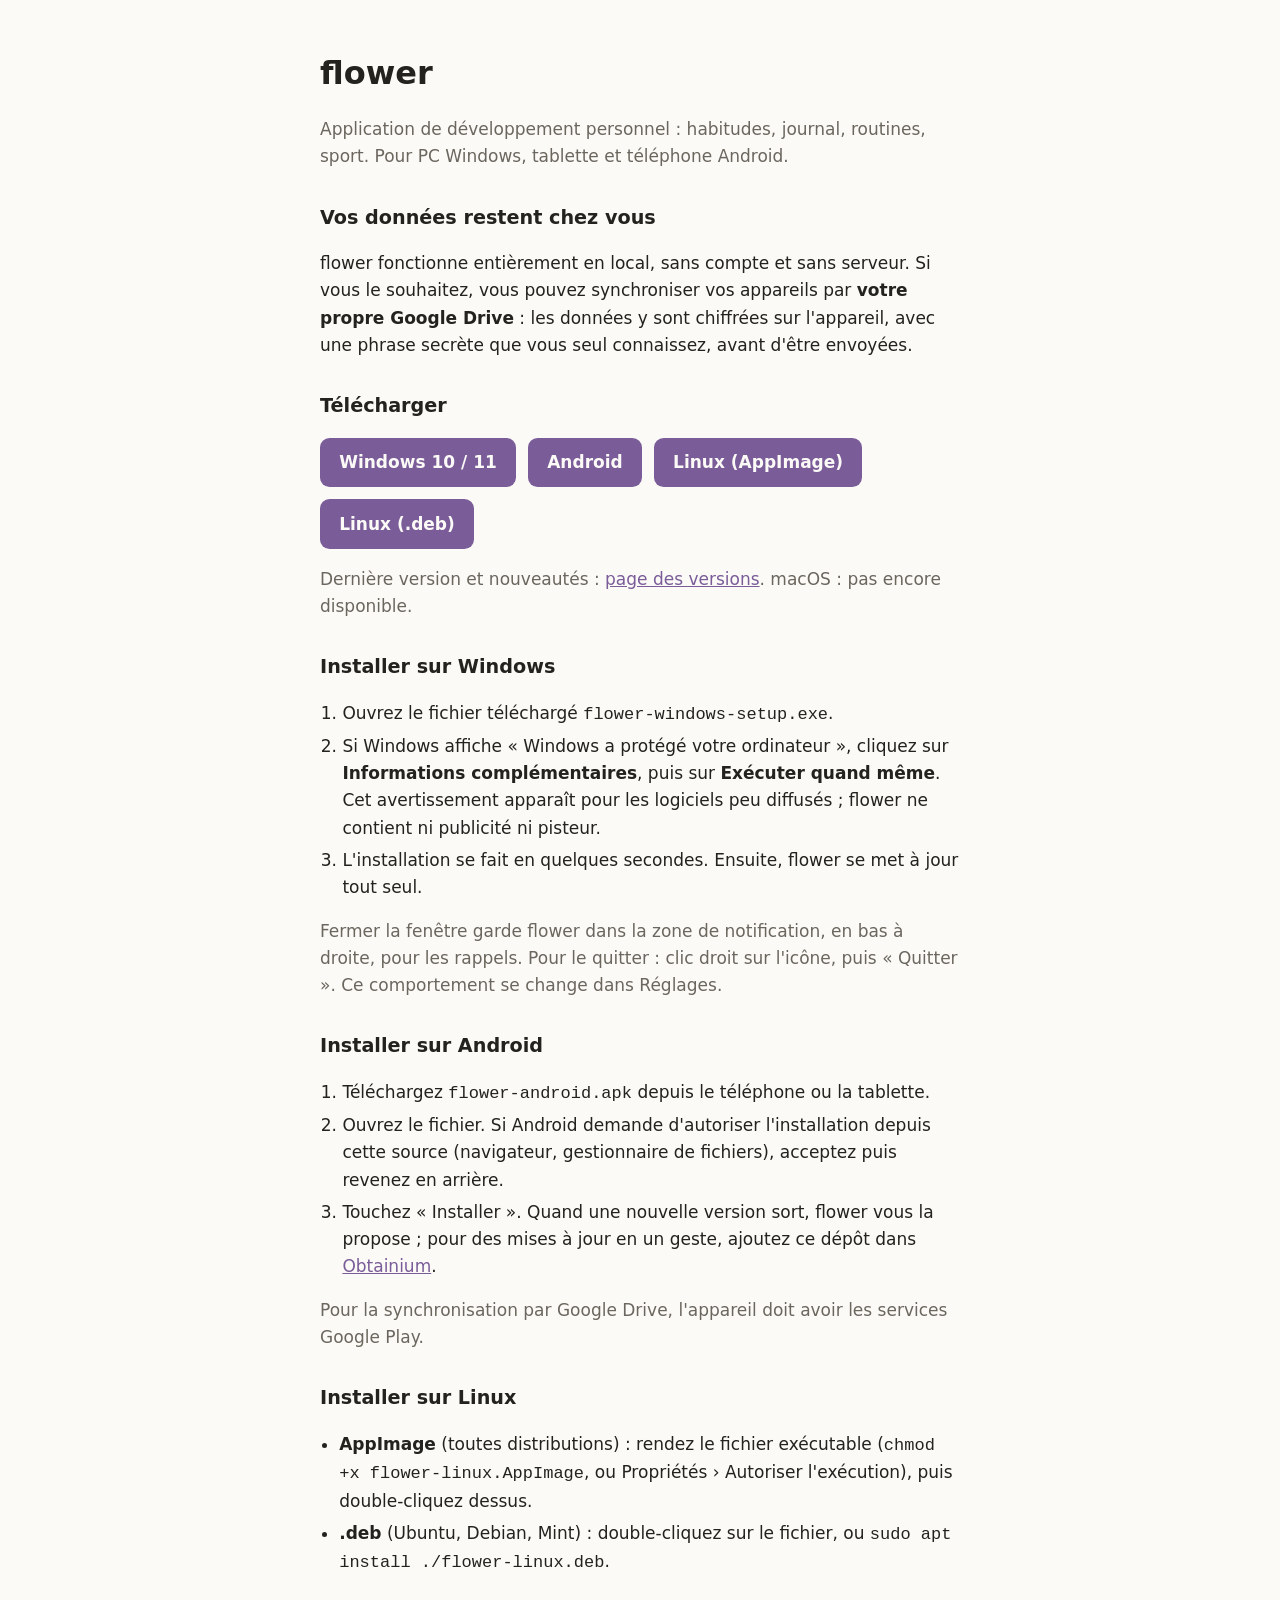
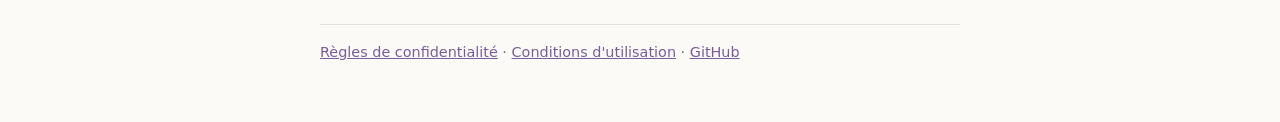
<file: docs/index.html>
<!doctype html>
<html lang="fr">
<head>
<meta charset="utf-8">
<meta name="viewport" content="width=device-width, initial-scale=1">
<title>flower</title>
<meta name="description" content="flower, application de développement personnel pour PC, tablette et téléphone.">
<link rel="stylesheet" href="style.css">
</head>
<body>
<main>
<h1>flower</h1>
<p class="lead">Application de développement personnel : habitudes, journal, routines, sport. Pour PC Windows, tablette et téléphone Android.</p>

<h2>Vos données restent chez vous</h2>
<p>flower fonctionne entièrement en local, sans compte et sans serveur. Si vous le souhaitez, vous pouvez synchroniser vos appareils par <strong>votre propre Google Drive</strong> : les données y sont chiffrées sur l'appareil, avec une phrase secrète que vous seul connaissez, avant d'être envoyées.</p>

<h2>Télécharger</h2>
<p class="buttons">
<a class="btn" href="https://github.com/BianchiTristan/flower-releases/releases/latest/download/flower-windows-setup.exe">Windows 10 / 11</a>
<a class="btn" href="https://github.com/BianchiTristan/flower-releases/releases/latest/download/flower-android.apk">Android</a>
<a class="btn" href="https://github.com/BianchiTristan/flower-releases/releases/latest/download/flower-linux.AppImage">Linux (AppImage)</a>
<a class="btn" href="https://github.com/BianchiTristan/flower-releases/releases/latest/download/flower-linux.deb">Linux (.deb)</a>
</p>
<p class="muted">Dernière version et nouveautés : <a href="https://github.com/BianchiTristan/flower-releases/releases/latest">page des versions</a>. macOS : pas encore disponible.</p>

<h2>Installer sur Windows</h2>
<ol>
<li>Ouvrez le fichier téléchargé <code>flower-windows-setup.exe</code>.</li>
<li>Si Windows affiche « Windows a protégé votre ordinateur », cliquez sur <strong>Informations complémentaires</strong>, puis sur <strong>Exécuter quand même</strong>. Cet avertissement apparaît pour les logiciels peu diffusés ; flower ne contient ni publicité ni pisteur.</li>
<li>L'installation se fait en quelques secondes. Ensuite, flower se met à jour tout seul.</li>
</ol>
<p class="muted">Fermer la fenêtre garde flower dans la zone de notification, en bas à droite, pour les rappels. Pour le quitter : clic droit sur l'icône, puis « Quitter ». Ce comportement se change dans Réglages.</p>

<h2>Installer sur Android</h2>
<ol>
<li>Téléchargez <code>flower-android.apk</code> depuis le téléphone ou la tablette.</li>
<li>Ouvrez le fichier. Si Android demande d'autoriser l'installation depuis cette source (navigateur, gestionnaire de fichiers), acceptez puis revenez en arrière.</li>
<li>Touchez « Installer ». Quand une nouvelle version sort, flower vous la propose ; pour des mises à jour en un geste, ajoutez ce dépôt dans <a href="https://github.com/ImranR98/Obtainium">Obtainium</a>.</li>
</ol>
<p class="muted">Pour la synchronisation par Google Drive, l'appareil doit avoir les services Google Play.</p>

<h2>Installer sur Linux</h2>
<ul>
<li><strong>AppImage</strong> (toutes distributions) : rendez le fichier exécutable (<code>chmod +x flower-linux.AppImage</code>, ou Propriétés › Autoriser l'exécution), puis double-cliquez dessus.</li>
<li><strong>.deb</strong> (Ubuntu, Debian, Mint) : double-cliquez sur le fichier, ou <code>sudo apt install ./flower-linux.deb</code>.</li>
</ul>

<footer>
<a href="confidentialite.html">Règles de confidentialité</a> · <a href="conditions.html">Conditions d'utilisation</a> · <a href="https://github.com/BianchiTristan/flower-releases">GitHub</a>
</footer>
</main>
</body>
</html>
</file>
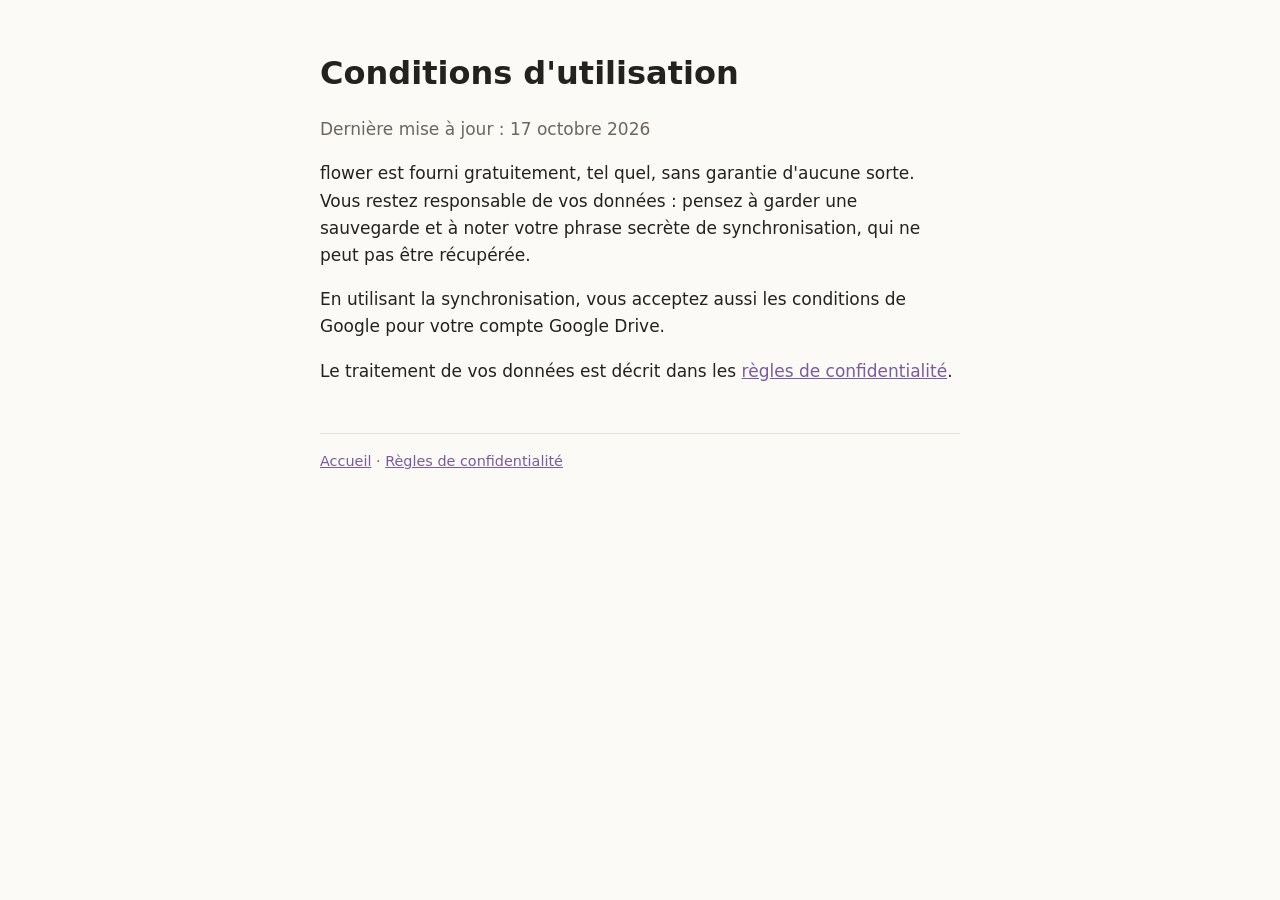
<file: docs/conditions.html>
<!doctype html>
<html lang="fr">
<head>
<meta charset="utf-8">
<meta name="viewport" content="width=device-width, initial-scale=1">
<title>Conditions de flower</title>
<meta name="description" content="Conditions d'utilisation de l'application flower.">
<link rel="stylesheet" href="style.css">
</head>
<body>
<main>
<h1>Conditions d'utilisation</h1>
<p class="muted">Dernière mise à jour : 17 octobre 2026</p>
<p>flower est fourni gratuitement, tel quel, sans garantie d'aucune sorte. Vous restez responsable de vos données : pensez à garder une sauvegarde et à noter votre phrase secrète de synchronisation, qui ne peut pas être récupérée.</p>
<p>En utilisant la synchronisation, vous acceptez aussi les conditions de Google pour votre compte Google Drive.</p>
<p>Le traitement de vos données est décrit dans les <a href="confidentialite.html">règles de confidentialité</a>.</p>
<footer><a href="index.html">Accueil</a> · <a href="confidentialite.html">Règles de confidentialité</a></footer>
</main>
</body>
</html>
</file>
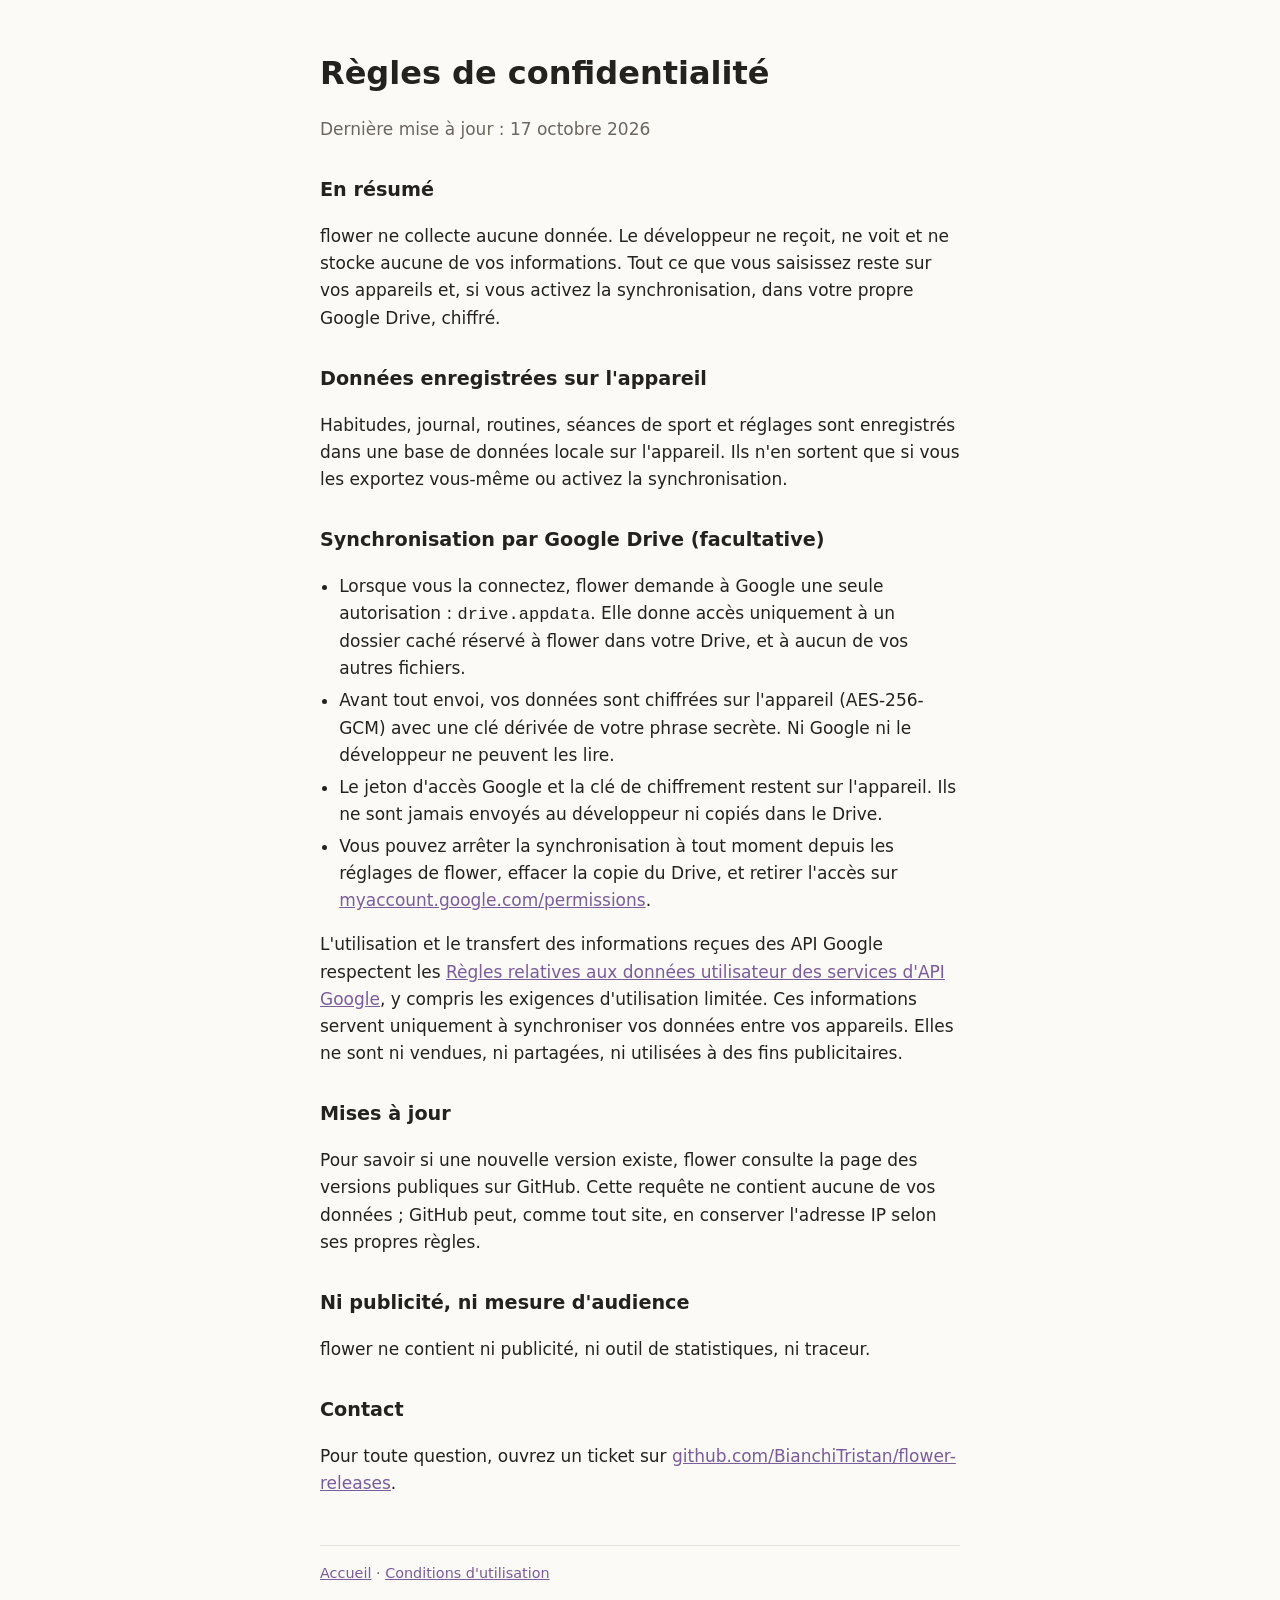
<file: docs/confidentialite.html>
<!doctype html>
<html lang="fr">
<head>
<meta charset="utf-8">
<meta name="viewport" content="width=device-width, initial-scale=1">
<title>Confidentialité de flower</title>
<meta name="description" content="Règles de confidentialité de l'application flower.">
<link rel="stylesheet" href="style.css">
</head>
<body>
<main>
<h1>Règles de confidentialité</h1>
<p class="muted">Dernière mise à jour : 17 octobre 2026</p>

<h2>En résumé</h2>
<p>flower ne collecte aucune donnée. Le développeur ne reçoit, ne voit et ne stocke aucune de vos informations. Tout ce que vous saisissez reste sur vos appareils et, si vous activez la synchronisation, dans votre propre Google Drive, chiffré.</p>

<h2>Données enregistrées sur l'appareil</h2>
<p>Habitudes, journal, routines, séances de sport et réglages sont enregistrés dans une base de données locale sur l'appareil. Ils n'en sortent que si vous les exportez vous-même ou activez la synchronisation.</p>

<h2>Synchronisation par Google Drive (facultative)</h2>
<ul>
<li>Lorsque vous la connectez, flower demande à Google une seule autorisation : <code>drive.appdata</code>. Elle donne accès uniquement à un dossier caché réservé à flower dans votre Drive, et à aucun de vos autres fichiers.</li>
<li>Avant tout envoi, vos données sont chiffrées sur l'appareil (AES-256-GCM) avec une clé dérivée de votre phrase secrète. Ni Google ni le développeur ne peuvent les lire.</li>
<li>Le jeton d'accès Google et la clé de chiffrement restent sur l'appareil. Ils ne sont jamais envoyés au développeur ni copiés dans le Drive.</li>
<li>Vous pouvez arrêter la synchronisation à tout moment depuis les réglages de flower, effacer la copie du Drive, et retirer l'accès sur <a href="https://myaccount.google.com/permissions">myaccount.google.com/permissions</a>.</li>
</ul>
<p>L'utilisation et le transfert des informations reçues des API Google respectent les <a href="https://developers.google.com/terms/api-services-user-data-policy">Règles relatives aux données utilisateur des services d'API Google</a>, y compris les exigences d'utilisation limitée. Ces informations servent uniquement à synchroniser vos données entre vos appareils. Elles ne sont ni vendues, ni partagées, ni utilisées à des fins publicitaires.</p>

<h2>Mises à jour</h2>
<p>Pour savoir si une nouvelle version existe, flower consulte la page des versions publiques sur GitHub. Cette requête ne contient aucune de vos données ; GitHub peut, comme tout site, en conserver l'adresse IP selon ses propres règles.</p>

<h2>Ni publicité, ni mesure d'audience</h2>
<p>flower ne contient ni publicité, ni outil de statistiques, ni traceur.</p>

<h2>Contact</h2>
<p>Pour toute question, ouvrez un ticket sur <a href="https://github.com/BianchiTristan/flower-releases/issues">github.com/BianchiTristan/flower-releases</a>.</p>

<footer><a href="index.html">Accueil</a> · <a href="conditions.html">Conditions d'utilisation</a></footer>
</main>
</body>
</html>
</file>
<file: docs/style.css>
:root { --bg: #fbfaf7; --fg: #24221f; --muted: #6b665e; --accent: #7a5c99; --line: #e6e2da; }
@media (prefers-color-scheme: dark) { :root { --bg: #181716; --fg: #ece9e4; --muted: #a39d94; --accent: #c3a6e0; --line: #2e2c29; } }
* { box-sizing: border-box; }
body { margin: 0; background: var(--bg); color: var(--fg); font: 17px/1.6 system-ui, -apple-system, "Segoe UI", sans-serif; }
main { max-width: 42rem; margin: 0 auto; padding: 3rem 1rem 4rem; }
h1 { font-size: 2rem; margin: 0 0 .25rem; }
h2 { font-size: 1.2rem; margin: 2rem 0 .5rem; }
p.lead, .muted { color: var(--muted); }
a { color: var(--accent); }
ul { padding-left: 1.2rem; }
footer { margin-top: 3rem; padding-top: 1rem; border-top: 1px solid var(--line); color: var(--muted); font-size: .9rem; }
.buttons { display: flex; flex-wrap: wrap; gap: .75rem; margin: 1rem 0; }
.btn { display: inline-block; padding: .7rem 1.2rem; border-radius: .6rem; background: var(--accent); color: var(--bg); font-weight: 600; text-decoration: none; }
.btn:hover { opacity: .9; }
ol { padding-left: 1.4rem; }
li { margin: .3rem 0; }
</file>
